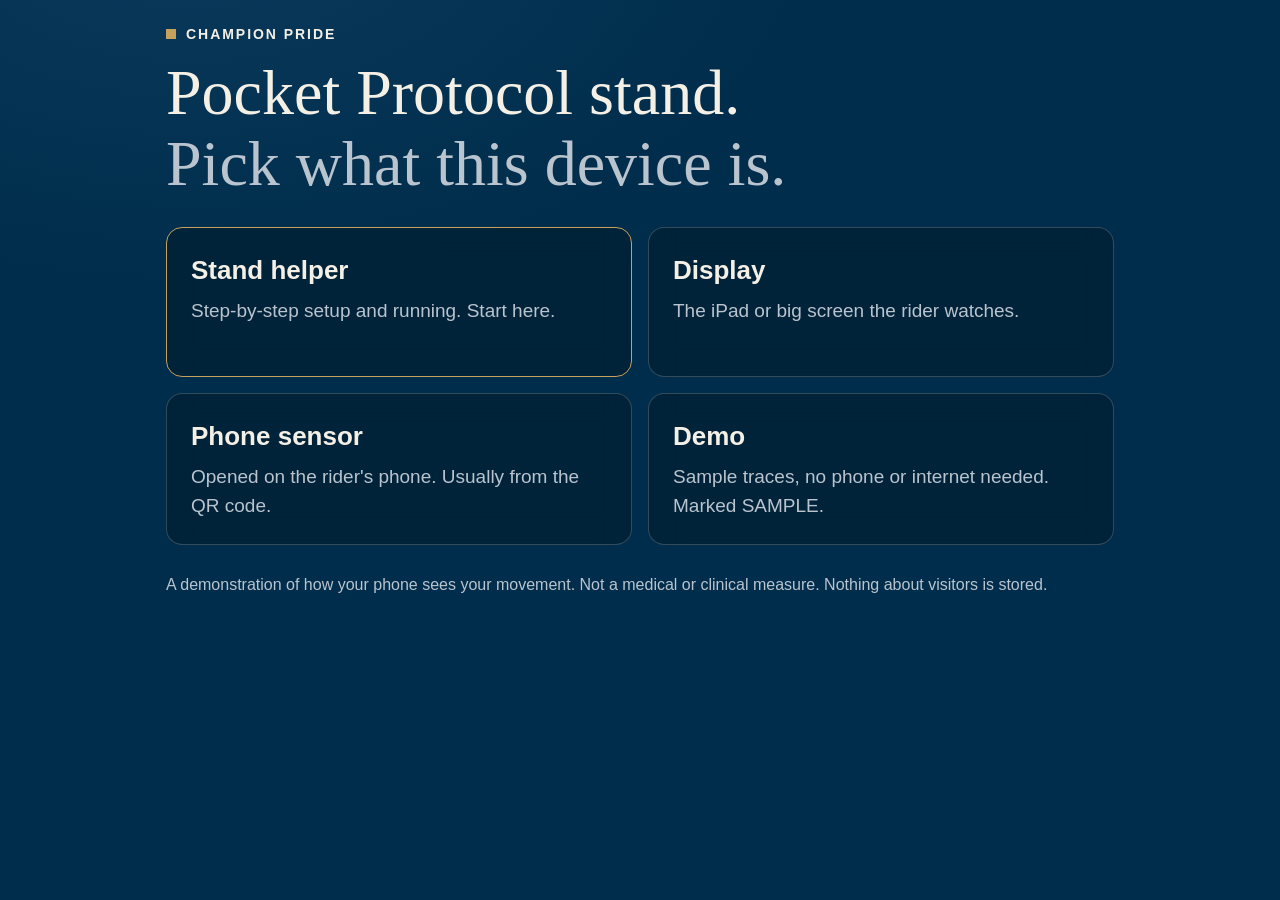
<file: index.html>
<!doctype html>
<html lang="en-GB">
<head>
<meta charset="utf-8">
<meta name="viewport" content="width=device-width,initial-scale=1,viewport-fit=cover">
<meta name="theme-color" content="#002D4B">
<title>Pocket Protocol stand | Champion Pride</title>
<link rel="icon" href="data:image/svg+xml,%3Csvg xmlns='http://www.w3.org/2000/svg' viewBox='0 0 32 32'%3E%3Crect width='32' height='32' fill='%23002D4B'/%3E%3Crect x='11' y='11' width='10' height='10' fill='%23C6A15B'/%3E%3C/svg%3E">
<link rel="stylesheet" href="css/kiosk.css">
<style>
body{min-height:100vh;min-height:100dvh;background:radial-gradient(1000px 600px at 15% -10%,var(--navy-2),var(--navy) 62%)}
.wrap{max-width:980px;margin:0 auto;padding:max(24px,env(safe-area-inset-top)) 16px 40px}
.grid{display:grid;grid-template-columns:repeat(2,1fr);gap:16px;margin-top:28px}
.opt{display:block;padding:24px;text-decoration:none;color:var(--on-navy);min-height:150px}
.opt .sub{font-size:26px;display:block;margin-bottom:6px}
.opt span.d{color:var(--on-navy-2);font-size:19px}
.opt:hover,.opt:focus-visible{border-color:var(--gold)}
.opt.first{border-color:var(--gold)}
.foot{margin-top:28px;color:var(--on-navy-2);font-size:16px}
@media (max-width:640px){.grid{grid-template-columns:1fr}}
</style>
</head>
<body>
<div class="wrap">
  <p class="eyebrow">Champion Pride</p>
  <h1 class="two-tone">Pocket Protocol stand.<span class="l2">Pick what this device is.</span></h1>
  <div class="grid">
    <a class="glass opt first" href="operator.html"><span class="sub">Stand helper</span><span class="d">Step-by-step setup and running. Start here.</span></a>
    <a class="glass opt" href="display.html"><span class="sub">Display</span><span class="d">The iPad or big screen the rider watches.</span></a>
    <a class="glass opt" href="sensor.html"><span class="sub">Phone sensor</span><span class="d">Opened on the rider's phone. Usually from the QR code.</span></a>
    <a class="glass opt" href="display.html?demo=1"><span class="sub">Demo</span><span class="d">Sample traces, no phone or internet needed. Marked SAMPLE.</span></a>
  </div>
  <p class="foot">A demonstration of how your phone sees your movement. Not a medical or clinical measure. Nothing about visitors is stored.</p>
</div>
<script>if('serviceWorker' in navigator&&location.protocol!=='file:')navigator.serviceWorker.register('sw.js').catch(function(){});</script>
</body>
</html>
</file>
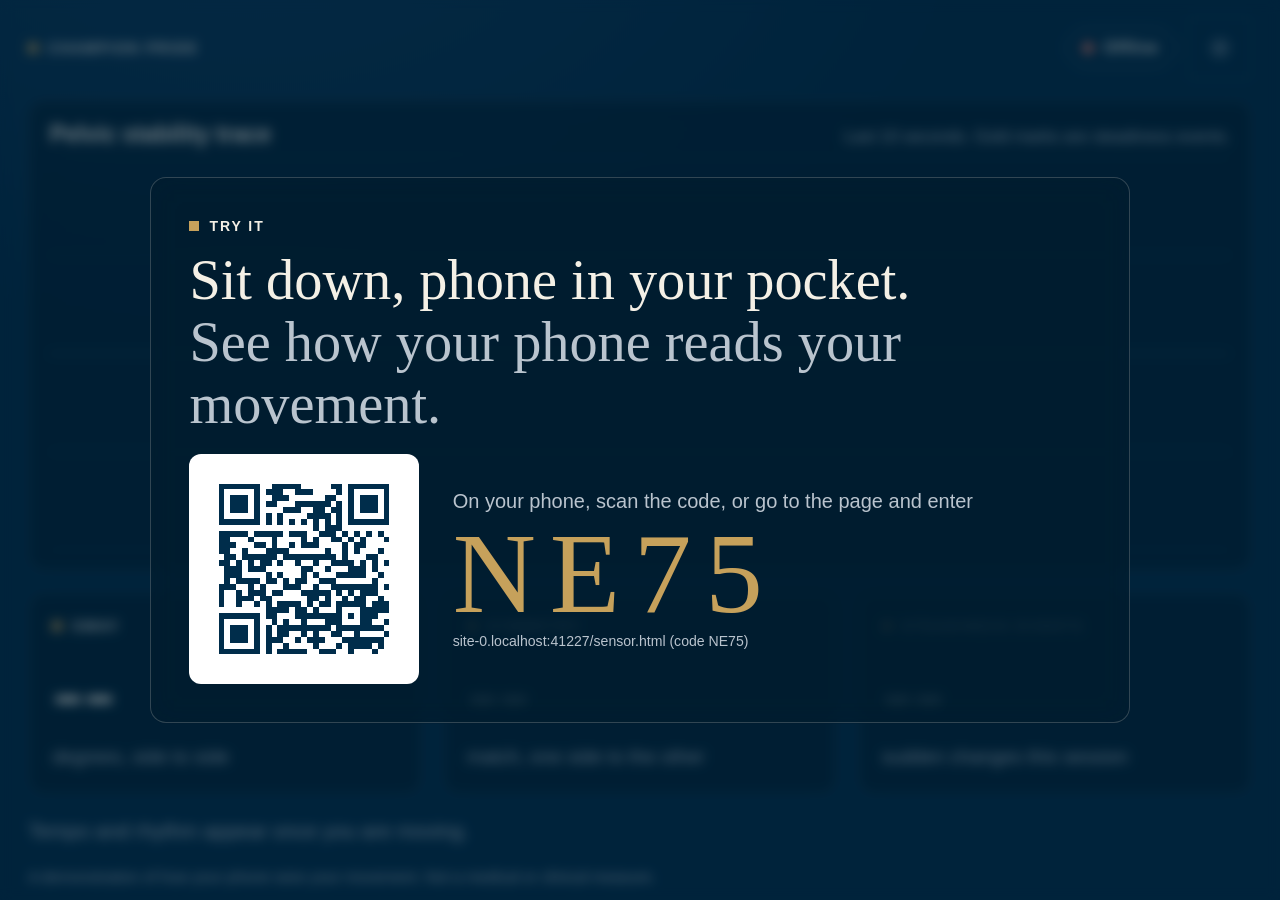
<file: display.html>
<!doctype html>
<html lang="en-GB">
<head>
<meta charset="utf-8">
<meta name="viewport" content="width=device-width,initial-scale=1,viewport-fit=cover">
<meta name="theme-color" content="#002D4B">
<meta name="apple-mobile-web-app-capable" content="yes">
<meta name="mobile-web-app-capable" content="yes">
<title>Pelvic stability trace | Champion Pride</title>
<link rel="icon" href="data:image/svg+xml,%3Csvg xmlns='http://www.w3.org/2000/svg' viewBox='0 0 32 32'%3E%3Crect width='32' height='32' fill='%23002D4B'/%3E%3Crect x='11' y='11' width='10' height='10' fill='%23C6A15B'/%3E%3C/svg%3E">
<link rel="stylesheet" href="css/kiosk.css">
<link rel="stylesheet" href="css/display.css">
</head>
<body class="disp">
<div class="stage" id="stage" data-state="attract">

  <header class="bar">
    <div class="brand"><span class="eyebrow">Champion Pride</span></div>
    <div class="bar-right">
      <span class="sample-chip" id="sampleChipTop" hidden>Sample</span>
      <span class="timer" id="timer" aria-live="off" hidden>60</span>
      <span class="pill wait" id="pill" role="status"><i></i><span id="pillText">Waiting for phone</span></span>
      <button class="gear" id="gear" aria-label="Settings" title="Settings">
        <svg viewBox="0 0 24 24" width="26" height="26" fill="none" stroke="currentColor" stroke-width="1.8"><circle cx="12" cy="12" r="3.2"/><path d="M12 2.5v3M12 18.5v3M2.5 12h3M18.5 12h3M5.3 5.3l2.1 2.1M16.6 16.6l2.1 2.1M18.7 5.3l-2.1 2.1M7.4 16.6l-2.1 2.1"/></svg>
      </button>
    </div>
  </header>

  <main class="main">
    <section class="trace glass" aria-label="Pelvic stability trace">
      <div class="trace-head">
        <h1 class="sub t-title">Pelvic stability trace</h1>
        <span class="muted t-sub">Last 10 seconds. Gold marks are steadiness events.</span>
      </div>
      <div class="cvwrap"><canvas id="cv" aria-hidden="true"></canvas></div>
      <div class="rein glass" id="rein" hidden>
        <div class="eyebrow">Rein pressure</div>
        <div class="rein-row"><span>Left</span><div class="rbar"><b id="rl"></b></div><em id="rlv">0</em></div>
        <div class="rein-row"><span>Right</span><div class="rbar"><b id="rr"></b></div><em id="rrv">0</em></div>
      </div>
    </section>

    <section class="tiles" aria-label="Live readings">
      <div class="tile glass"><div class="eyebrow">Sway</div><div class="big" id="vSway">--</div><div class="cap" id="cSway">degrees, side to side</div></div>
      <div class="tile glass"><div class="eyebrow">Symmetry</div><div class="big" id="vSym">--</div><div class="cap" id="cSym">match, one side to the other</div></div>
      <div class="tile glass"><div class="eyebrow">Steadiness events</div><div class="big" id="vEv">--</div><div class="cap" id="cEv">sudden changes this session</div></div>
    </section>

    <div class="strip">
      <span class="muted" id="tempoLine">Tempo and rhythm appear once you are moving.</span>
    </div>
  </main>

  <footer class="foot"><span class="disc" id="disc"></span></footer>

  <!-- Attract / pairing -->
  <div class="overlay" id="ovAttract">
    <div class="ov-card glass">
      <p class="eyebrow">Try it</p>
      <h2 class="two-tone"><span id="attractH1">Sit down, phone in your pocket.</span><span class="l2" id="attractH2">See how your phone reads your movement.</span></h2>
      <div class="pair" id="pairBox">
        <div class="qrbox" id="qrPair" aria-label="QR code to open the phone page"></div>
        <div class="pair-text">
          <div class="muted">On your phone, scan the code, or go to the page and enter</div>
          <div class="code" id="roomCode">----</div>
          <div class="muted small" id="pairUrl"></div>
        </div>
      </div>
      <p class="muted ready-msg" id="readyMsg" hidden>Phone connected. Press Start on the phone.</p>
    </div>
  </div>

  <!-- End of session -->
  <div class="overlay" id="ovEnd" hidden>
    <div class="ov-card glass wide">
      <p class="eyebrow">Your session</p>
      <h2 class="two-tone"><span>That was your trace.</span><span class="l2">Here is what your phone saw.</span></h2>
      <ul class="sent" id="sentences"></ul>
      <div class="end-foot">
        <div class="eye">
          <div class="qrbox sm" id="qrEye" aria-label="QR code to the free read page"></div>
          <div><div class="sub">Want a free Sovereign Eye read?</div><div class="muted">Scan to start. One free read per person, by email.</div></div>
        </div>
        <button class="btn primary" id="btnDone">Done</button>
      </div>
      <div class="muted small" id="endCount"></div>
    </div>
  </div>

  <!-- Settings -->
  <div class="overlay" id="ovSet" hidden>
    <div class="ov-card glass">
      <p class="eyebrow">Stand settings</p>
      <div class="set-row"><label class="sub" for="selDur">Session length</label>
        <select id="selDur"><option>30</option><option>45</option><option selected>60</option><option>90</option><option>120</option></select> <span class="muted">seconds</span></div>
      <div class="set-row"><span class="sub">Room code</span> <span class="code sm" id="setCode">----</span> <button class="btn small" id="btnNewCode">New code</button></div>
      <div class="set-row"><button class="btn" id="btnDemo">Switch to Demo mode</button></div>
      <div class="set-row"><button class="btn primary" id="btnClose">Close</button></div>
    </div>
  </div>
</div>

<script src="js/config.js"></script>
<script src="js/analysis.js"></script>
<script src="js/qr.js"></script>
<script src="js/transport.js"></script>
<script src="js/display.js"></script>
</body>
</html>
</file>
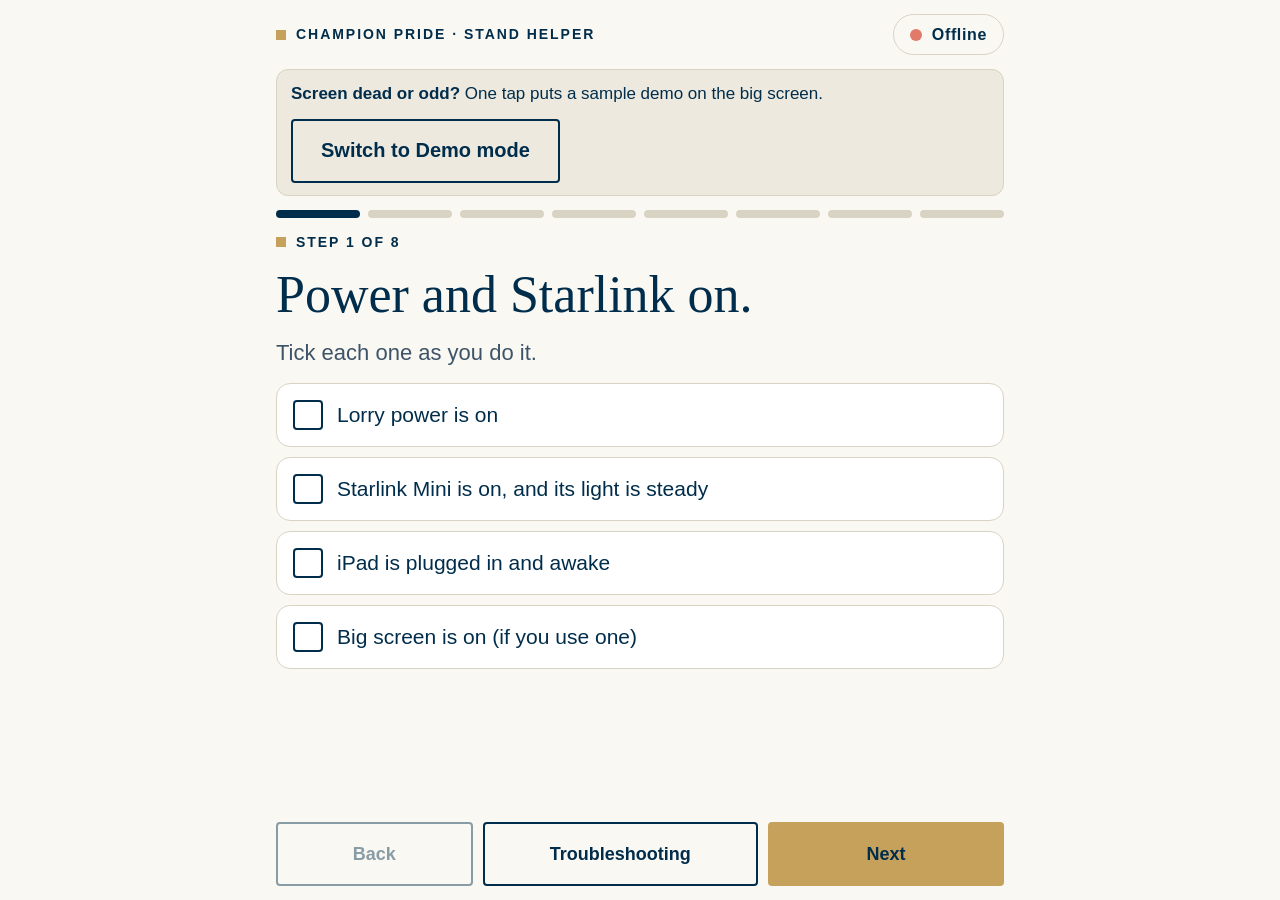
<file: operator.html>
<!doctype html>
<html lang="en-GB">
<head>
<meta charset="utf-8">
<meta name="viewport" content="width=device-width,initial-scale=1,viewport-fit=cover">
<meta name="theme-color" content="#FAF8F3">
<title>Stand helper | Champion Pride</title>
<link rel="icon" href="data:image/svg+xml,%3Csvg xmlns='http://www.w3.org/2000/svg' viewBox='0 0 32 32'%3E%3Crect width='32' height='32' fill='%23002D4B'/%3E%3Crect x='11' y='11' width='10' height='10' fill='%23C6A15B'/%3E%3C/svg%3E">
<link rel="stylesheet" href="css/kiosk.css">
<link rel="stylesheet" href="css/card.css">
<link rel="stylesheet" href="css/operator.css">
</head>
<body class="paper">
<div class="op">
  <header class="op-top">
    <span class="eyebrow" style="margin:0;color:var(--ink)">Champion Pride &middot; Stand helper</span>
    <span class="pill wait" id="pill" style="color:var(--ink);border-color:var(--line)"><i></i><span id="pillText">Connecting</span></span>
  </header>

  <div class="failsafe" id="failsafe">
    <div><strong>Screen dead or odd?</strong> <span id="fsText">One tap puts a sample demo on the big screen.</span></div>
    <button class="btn" id="btnDemo">Switch to Demo mode</button>
  </div>

  <nav class="dots" id="dots" aria-label="Progress"></nav>

  <main class="step" id="step" tabindex="-1" aria-live="polite"></main>

  <footer class="op-nav">
    <button class="btn" id="btnBack">Back</button>
    <button class="btn" id="btnTrouble" aria-haspopup="dialog" aria-expanded="false">Troubleshooting</button>
    <button class="btn primary" id="btnNext">Next</button>
  </footer>
</div>

<div class="drawer" id="drawer" hidden role="dialog" aria-modal="true" aria-labelledby="drawerTitle">
  <div class="drawer-card">
    <h2 id="drawerTitle" class="sub" style="font-size:26px;font-family:var(--sans)">Troubleshooting</h2>
    <div id="drawerBody"></div>
    <button class="btn primary" id="btnDrawerClose" style="margin-top:14px;width:100%">Close</button>
  </div>
</div>

<script src="js/config.js"></script>
<script src="js/analysis.js"></script>
<script src="js/qr.js"></script>
<script src="js/transport.js"></script>
<script src="js/card.js"></script>
<script src="js/operator.js"></script>
</body>
</html>
</file>
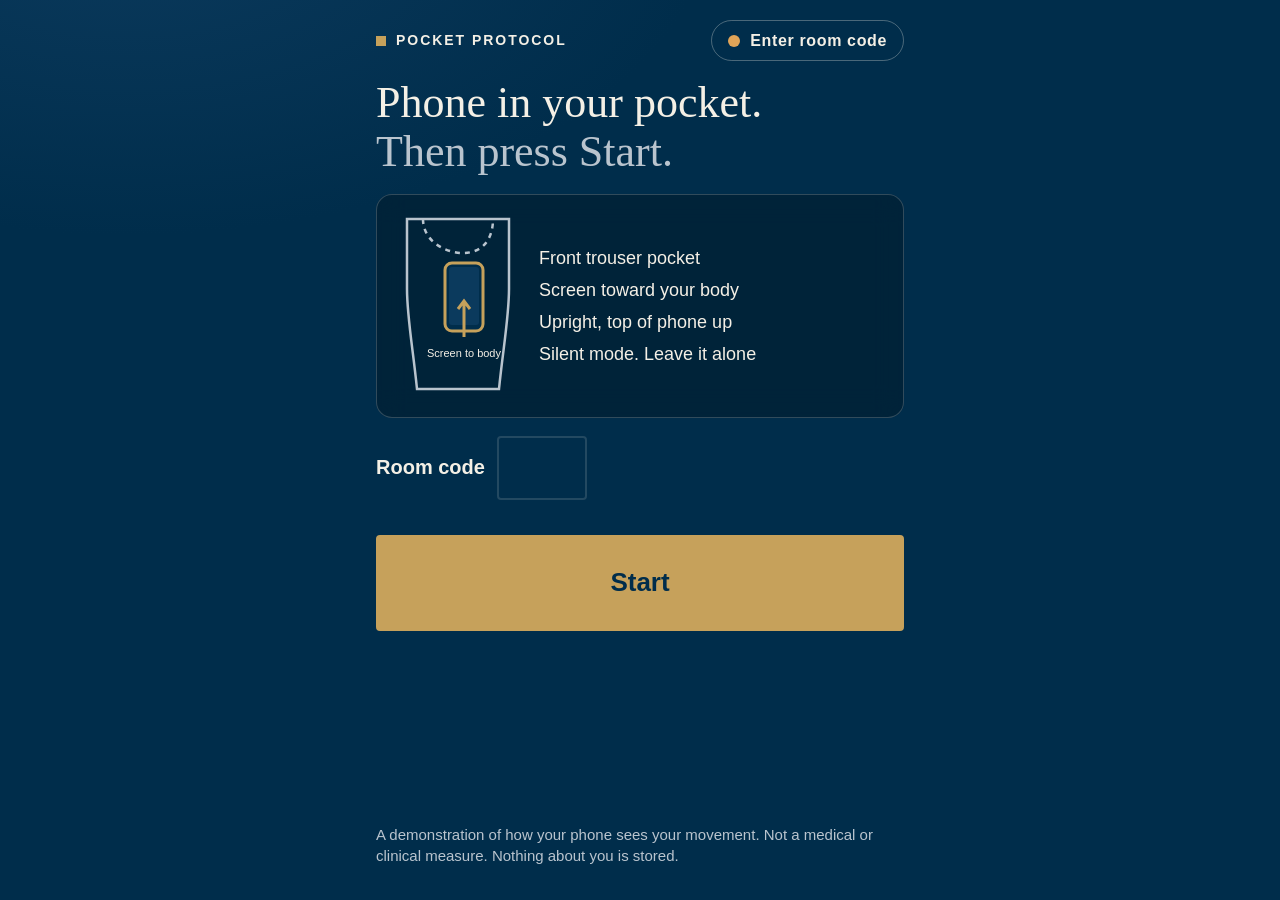
<file: sensor.html>
<!doctype html>
<html lang="en-GB">
<head>
<meta charset="utf-8">
<meta name="viewport" content="width=device-width,initial-scale=1,viewport-fit=cover">
<meta name="theme-color" content="#002D4B">
<title>Phone sensor | Champion Pride</title>
<link rel="icon" href="data:image/svg+xml,%3Csvg xmlns='http://www.w3.org/2000/svg' viewBox='0 0 32 32'%3E%3Crect width='32' height='32' fill='%23002D4B'/%3E%3Crect x='11' y='11' width='10' height='10' fill='%23C6A15B'/%3E%3C/svg%3E">
<link rel="stylesheet" href="css/kiosk.css">
<style>
body{min-height:100vh;min-height:100dvh;background:radial-gradient(900px 500px at 10% -10%,var(--navy-2),var(--navy) 65%)}
.wrap{max-width:560px;margin:0 auto;padding:max(20px,env(safe-area-inset-top)) 16px max(24px,env(safe-area-inset-bottom));display:flex;flex-direction:column;gap:18px;min-height:100vh;min-height:100dvh}
h1{font-size:clamp(32px,9vw,44px)}
.diagram{padding:16px;display:flex;gap:16px;align-items:center}
.diagram svg{flex:none;width:130px;height:auto}
.diagram ul{margin:0;padding:0;list-style:none;font-size:18px;display:grid;gap:6px}
.field{display:flex;gap:12px;align-items:center;flex-wrap:wrap}
.field label{font-weight:700}
.field input{font:inherit;font-family:var(--display);font-size:32px;letter-spacing:.12em;text-transform:uppercase;width:5.6ch;padding:0;min-height:64px;text-align:center;background:transparent;color:var(--gold);border:2px solid var(--navy-line);border-radius:var(--radius-btn)}
.bigbtn{width:100%;min-height:96px;font-size:26px}
.rec{text-align:center;padding:28px 16px}
.rec .dot{width:20px;height:20px;border-radius:50%;background:var(--gold);display:inline-block;margin-right:10px}
.rec .clock{font-family:var(--display);font-size:72px;color:var(--on-navy)}
.msg{min-height:24px;color:var(--on-navy-2);font-size:18px}
.msg.err{color:#F2B8AE}
.foot{margin-top:auto;font-size:15px;color:var(--on-navy-2)}
</style>
</head>
<body>
<div class="wrap">
  <div class="top" style="display:flex;justify-content:space-between;align-items:center;gap:12px;flex-wrap:wrap"><span class="eyebrow" style="margin:0">Pocket Protocol</span><span class="pill wait" id="pill"><i></i><span id="pillText">Connecting</span></span></div>

  <div id="viewSetup">
    <h1 class="two-tone">Phone in your pocket.<span class="l2">Then press Start.</span></h1>
    <div class="glass diagram" style="margin:18px 0">
      <svg viewBox="0 0 130 190" role="img" aria-label="Phone in front trouser pocket, screen toward your body, upright">
        <path d="M14 8h102v70c0 28-6 60-10 100H24C20 138 14 106 14 78z" fill="none" stroke="#B9C4CE" stroke-width="2.5"/>
        <path d="M30 8c0 22 22 34 40 34s30-12 30-34" fill="none" stroke="#B9C4CE" stroke-width="2.5" stroke-dasharray="5 5"/>
        <rect x="52" y="52" width="38" height="68" rx="7" fill="#002D4B" stroke="#C6A15B" stroke-width="3"/>
        <rect x="56" y="56" width="30" height="58" rx="3" fill="#0B3A5D"/>
        <path d="M71 126v-34M65 98l6-8 6 8" stroke="#C6A15B" stroke-width="3" fill="none"/>
        <text x="71" y="146" fill="#F4F0E6" font-size="11" text-anchor="middle" font-family="sans-serif">Screen to body</text>
      </svg>
      <ul>
        <li>Front trouser pocket</li>
        <li>Screen toward your body</li>
        <li>Upright, top of phone up</li>
        <li>Silent mode. Leave it alone</li>
      </ul>
    </div>
    <div class="field"><label for="room">Room code</label><input id="room" maxlength="4" autocomplete="off" autocapitalize="characters" inputmode="text" aria-label="Room code from the screen"></div>
    <p class="msg" id="msg" role="status"></p>
    <button class="btn primary bigbtn" id="btnStart">Start</button>
  </div>

  <div id="viewRec" hidden>
    <div class="glass rec">
      <div class="eyebrow" style="justify-content:center">Recording</div>
      <div class="clock" id="clock">0:00</div>
      <p class="muted" style="font-size:20px">Sit naturally. Watch the screen.<br>Keep the phone where it is.</p>
      <p class="msg" id="recMsg"></p>
    </div>
    <button class="btn bigbtn" id="btnStop" style="margin-top:18px">Stop</button>
  </div>

  <div id="viewDone" hidden>
    <h1 class="two-tone">Done.<span class="l2">Look at the screen.</span></h1>
    <p class="muted" style="margin:14px 0 22px">You can take the phone out of your pocket.</p>
    <button class="btn primary bigbtn" id="btnAgain">Start again</button>
  </div>

  <p class="foot" id="disc"></p>
</div>

<script src="js/config.js"></script>
<script src="js/analysis.js"></script>
<script src="js/transport.js"></script>
<script src="js/sensor.js"></script>
</body>
</html>
</file>
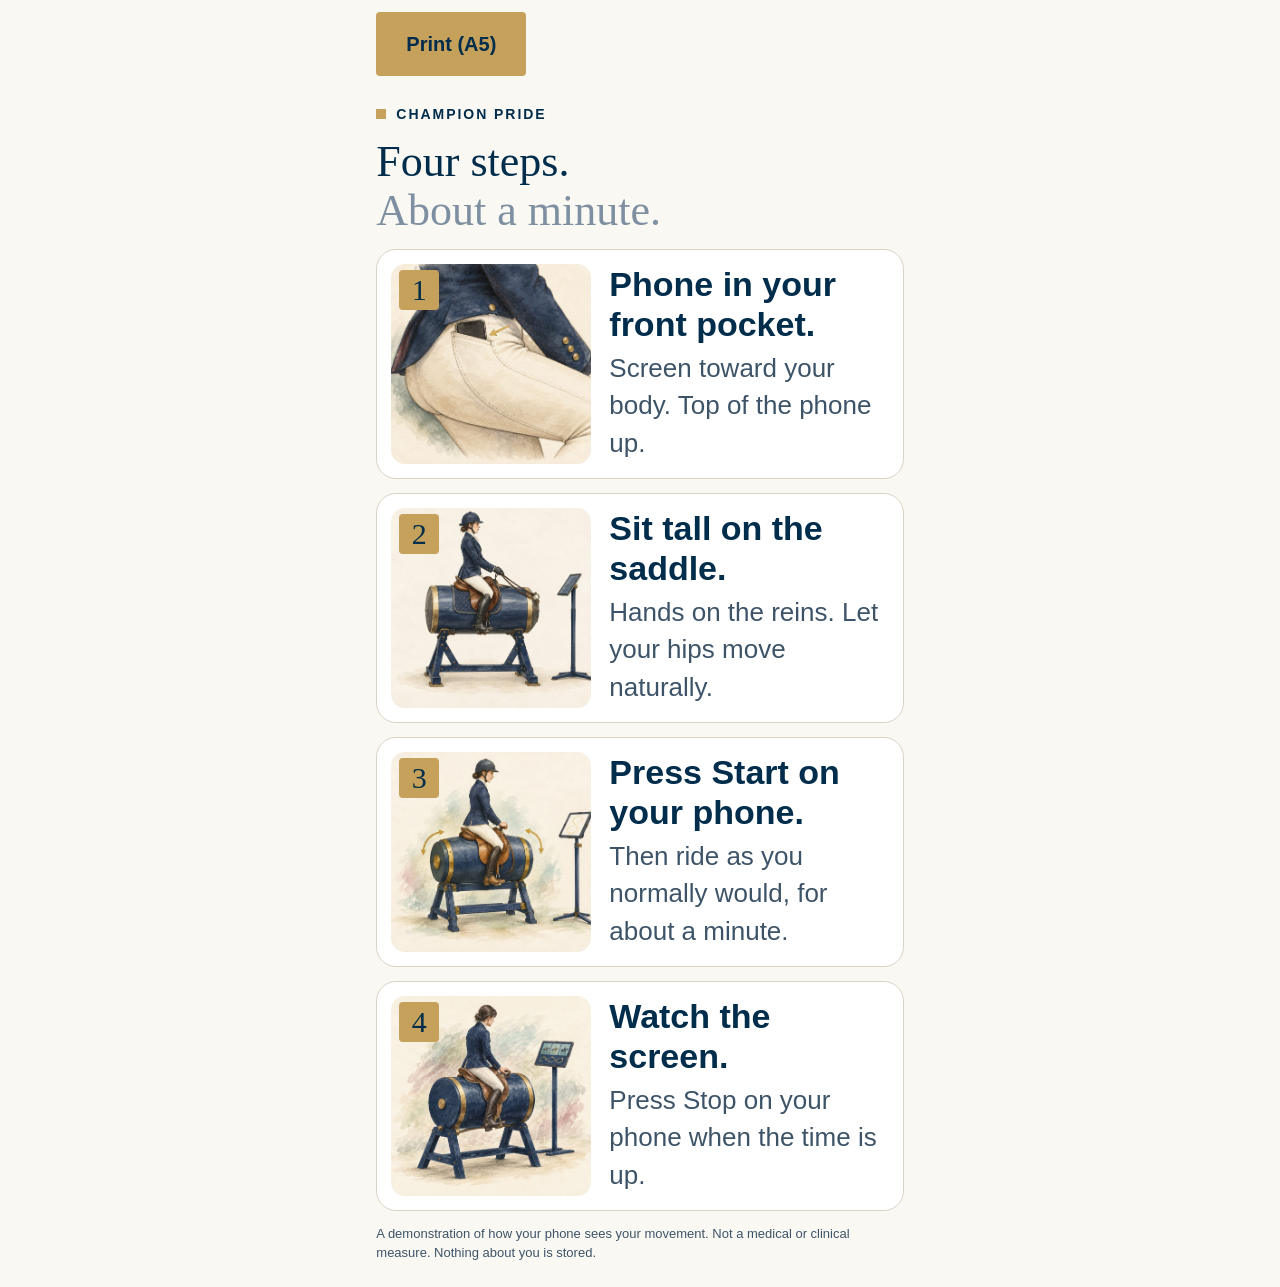
<file: sitter.html>
<!doctype html>
<html lang="en-GB">
<head>
<meta charset="utf-8">
<meta name="viewport" content="width=device-width,initial-scale=1">
<title>Sitter card | Champion Pride</title>
<link rel="icon" href="data:image/svg+xml,%3Csvg xmlns='http://www.w3.org/2000/svg' viewBox='0 0 32 32'%3E%3Crect width='32' height='32' fill='%23002D4B'/%3E%3Crect x='11' y='11' width='10' height='10' fill='%23C6A15B'/%3E%3C/svg%3E">
<link rel="stylesheet" href="css/kiosk.css">
<link rel="stylesheet" href="css/card.css">
<style>
body{background:var(--paper);color:var(--ink);font-size:18px}
.sheet{max-width:148mm;margin:0 auto;padding:16px}
.sheet h1{font-size:clamp(30px,8vw,44px)}
.sheet .foot{font-size:13px;color:var(--ink-2);margin-top:14px}
.noprint{max-width:148mm;margin:12px auto;padding:0 16px}
@page{size:A5 portrait;margin:8mm}
@media print{.noprint{display:none}body{background:#fff}.sheet{max-width:none;padding:0}.srow{break-inside:avoid;padding:8px}.scard{gap:8px}.snum{font-size:46px}.st{font-size:20px}.sd{font-size:15px}.sfig{width:100%}.srow{grid-template-columns:30mm 1fr}.sheet h1{font-size:28px}}
</style>
</head>
<body>
<div class="noprint"><button class="btn primary" onclick="window.print()">Print (A5)</button></div>
<div class="sheet">
  <p class="eyebrow" style="color:var(--ink)">Champion Pride</p>
  <h1 class="two-tone">Four steps.<span class="l2" style="color:var(--two-tone)">About a minute.</span></h1>
  <div id="card" style="margin-top:14px"></div>
  <p class="foot">A demonstration of how your phone sees your movement. Not a medical or clinical measure. Nothing about you is stored.</p>
</div>
<script src="js/card.js"></script>
<script>PK.card.render(document.getElementById('card'));</script>
</body>
</html>
</file>
<file: css/kiosk.css>
/* Pocket Protocol kiosk - Design Language v1 tokens (supplied in brief). */
:root{--navy:#002D4B;--navy-2:#0B3A5D;--navy-line:rgba(244,240,230,.14);--gold:#C6A15B;--gold-deep:#A8843F;--gold-tint:rgba(198,161,91,.14);--paper:#FAF8F3;--stone:#EDE9DF;--line:#D9D3C4;--ink:#002D4B;--ink-2:#3D5468;--on-navy:#F4F0E6;--on-navy-2:#B9C4CE;--two-tone:#7D8FA0;--ok:#7FC8A0;--warn:#E0A458;
--display:"OPTIAmway","Optima","Palatino Linotype",Georgia,serif;--sans:"Brandon Grotesque","Century Gothic","Futura",sans-serif;--radius-btn:4px;--radius-card:20px;}

/* Fonts: drop OPTIAmway.otf / BrandonGrotesque-Bold.otf / a light cut into fonts/ and they are picked up
   (see README). local() only, so a missing file never causes a 404 or console error. */
@font-face{font-family:"OPTIAmway";src:local("OPTIAmway"),local("OPTIAmway Regular");font-weight:400}
@font-face{font-family:"Brandon Grotesque";src:local("Brandon Grotesque Light"),local("BrandonGrotesque-Light");font-weight:300}
@font-face{font-family:"Brandon Grotesque";src:local("Brandon Grotesque Bold"),local("BrandonGrotesque-Bold");font-weight:700}

*{box-sizing:border-box}
html,body{margin:0;padding:0;max-width:100%;overflow-x:hidden}
body{font-family:var(--sans);font-weight:300;font-size:20px;line-height:1.45;color:var(--on-navy);background:var(--navy);-webkit-text-size-adjust:100%}
body.paper{background:var(--paper);color:var(--ink)}
h1,h2,h3{font-family:var(--display);font-weight:400;margin:0;line-height:1.1}
h1{font-size:clamp(34px,5vw,64px)}
h2{font-size:clamp(28px,3.4vw,44px)}
.sub{font-family:var(--sans);font-weight:700}
p{margin:0 0 .6em}
.two-tone .l2{display:block;color:var(--on-navy-2)}
body.paper .two-tone .l2{color:var(--two-tone)}
.eyebrow{font-family:var(--sans);font-weight:700;text-transform:uppercase;letter-spacing:.14em;font-size:14px;display:flex;align-items:center;gap:10px;margin:0 0 14px}
.eyebrow::before{content:"";width:10px;height:10px;background:var(--gold);flex:none}
.muted{color:var(--on-navy-2)}
body.paper .muted{color:var(--ink-2)}

/* Buttons: one gold primary per view, secondary outlined */
.btn{font-family:var(--sans);font-weight:700;font-size:20px;min-height:64px;padding:14px 28px;border-radius:var(--radius-btn);border:2px solid var(--gold);background:transparent;color:var(--on-navy);cursor:pointer;text-decoration:none;display:inline-flex;align-items:center;justify-content:center;gap:10px;text-align:center}
.btn.primary{background:var(--gold);color:var(--navy)}
body.paper .btn{color:var(--ink);border-color:var(--ink)}
body.paper .btn.primary{background:var(--gold);border-color:var(--gold);color:var(--navy)}
.btn.small{min-height:48px;font-size:16px;padding:8px 18px}
.btn:disabled{opacity:.45;cursor:not-allowed}
:focus-visible{outline:3px solid var(--gold);outline-offset:3px}

.glass{background:rgba(0,29,48,.62);-webkit-backdrop-filter:blur(14px);backdrop-filter:blur(14px);border:1px solid rgba(244,240,230,.2);border-radius:16px}
.card{background:var(--paper);color:var(--ink);border:1px solid var(--line);border-radius:var(--radius-card);padding:24px}

/* SAMPLE chip - always visible whenever illustrative numbers show */
.sample-chip{display:inline-flex;align-items:center;gap:8px;font-family:var(--sans);font-weight:700;text-transform:uppercase;letter-spacing:.14em;font-size:14px;color:var(--navy);background:var(--gold);padding:6px 12px;border-radius:var(--radius-btn)}
.sample-chip.big{font-size:clamp(22px,3vw,40px);padding:10px 22px}
[hidden]{display:none!important}

/* Status pill */
.pill{display:inline-flex;align-items:center;gap:10px;padding:8px 16px;border-radius:999px;border:1px solid rgba(244,240,230,.3);font-family:var(--sans);font-weight:700;font-size:16px;letter-spacing:.04em}
.pill i{width:12px;height:12px;border-radius:50%;background:var(--on-navy-2);display:inline-block}
.pill.ok i{background:var(--ok)}
.pill.wait i{background:var(--warn)}
.pill.off i{background:#E07A6B}

@media (prefers-reduced-motion:no-preference){.pulse{animation:pulse 2s ease-in-out infinite}}
@keyframes pulse{50%{opacity:.55}}
</file>
<file: css/display.css>
body.disp{min-height:100vh;min-height:100dvh;background:radial-gradient(1200px 700px at 20% -10%,var(--navy-2),var(--navy) 60%)}
.stage{height:100vh;height:100dvh;overflow:hidden;display:flex;flex-direction:column;padding:max(16px,env(safe-area-inset-top)) max(16px,2.2vw) max(12px,env(safe-area-inset-bottom));gap:clamp(10px,1.6vw,22px);position:relative}
.bar{display:flex;align-items:center;justify-content:space-between;gap:12px;flex-wrap:wrap}
.bar .eyebrow{margin:0}
.bar-right{display:flex;align-items:center;gap:12px;flex-wrap:wrap}
.timer{font-family:var(--display);font-size:clamp(30px,3.4vw,52px);min-width:2.2ch;text-align:right;color:var(--gold)}
.gear{width:64px;height:64px;border-radius:var(--radius-btn);border:1px solid var(--navy-line);background:transparent;color:var(--on-navy-2);cursor:pointer;display:grid;place-items:center}
.main{flex:1;display:flex;flex-direction:column;gap:clamp(10px,1.6vw,22px);min-height:0}
.trace{position:relative;flex:1 1 0;min-height:150px;display:flex;flex-direction:column;padding:clamp(12px,1.6vw,22px)}
.trace-head{display:flex;justify-content:space-between;align-items:baseline;gap:12px;flex-wrap:wrap;margin-bottom:8px}
.t-title{margin:0;font-size:clamp(18px,1.8vw,26px)}
.t-sub{font-size:clamp(14px,1.3vw,18px)}
.cvwrap{flex:1;position:relative;min-height:90px}
#cv{position:absolute;inset:0;width:100%;height:100%;display:block}
.tiles{display:grid;grid-template-columns:repeat(3,1fr);gap:clamp(10px,1.6vw,22px)}
.tile{padding:clamp(14px,1.8vw,26px)}
.tile .eyebrow{margin-bottom:6px}
.big{font-family:var(--display);font-size:clamp(40px,min(7.4vw,11vh),112px);line-height:1;color:var(--on-navy);font-variant-numeric:tabular-nums}
.cap{color:var(--on-navy-2);font-size:clamp(15px,1.5vw,22px);margin-top:6px}
.strip{min-height:28px;font-size:clamp(16px,1.6vw,22px)}
.foot{font-size:clamp(14px,1.2vw,17px);color:var(--on-navy-2)}
.disc{display:block}
.overlay{position:absolute;inset:0;display:grid;place-items:center;padding:16px;background:rgba(0,29,48,.55);-webkit-backdrop-filter:blur(6px);backdrop-filter:blur(6px);z-index:5}
.ov-card{padding:clamp(20px,3vw,44px);max-width:min(980px,100%);width:100%}
.ov-card.wide{max-width:min(1100px,100%)}
.ov-card h2{font-size:clamp(30px,4.4vw,64px);margin-bottom:18px}
.pair{display:flex;align-items:center;gap:clamp(16px,2.6vw,40px);flex-wrap:wrap}
.qrbox{width:clamp(150px,18vw,230px);aspect-ratio:1;background:#fff;border-radius:12px;padding:6px;flex:none}
.qrbox.sm{width:clamp(110px,12vw,150px)}
.qrbox svg{width:100%;height:100%;display:block}
.code{font-family:var(--display);font-size:clamp(56px,9vw,128px);letter-spacing:.12em;color:var(--gold);line-height:1}
.code.sm{font-size:36px}
.small{font-size:clamp(13px,1.1vw,16px)}
.ready-msg{font-size:clamp(22px,2.4vw,34px);color:var(--on-navy);margin-top:14px}
.sent{margin:0 0 18px;padding:0;list-style:none;display:grid;gap:10px;font-size:clamp(18px,2vw,28px)}
.sent li{padding-left:22px;position:relative}
.sent li::before{content:"";position:absolute;left:0;top:.55em;width:10px;height:10px;background:var(--gold)}
.end-foot{display:flex;justify-content:space-between;align-items:center;gap:20px;flex-wrap:wrap}
.eye{display:flex;align-items:center;gap:18px;font-size:clamp(16px,1.6vw,22px)}
.set-row{display:flex;align-items:center;gap:14px;flex-wrap:wrap;margin:16px 0}
select{font:inherit;font-weight:700;min-height:56px;min-width:96px;padding:0 14px;background:var(--navy);color:var(--on-navy);border:1px solid var(--gold);border-radius:var(--radius-btn)}
.rein{position:absolute;right:clamp(12px,1.6vw,22px);top:clamp(56px,6vw,84px);padding:14px 18px;width:min(300px,60%)}
.rein-row{display:grid;grid-template-columns:56px 1fr 70px;align-items:center;gap:10px;margin-top:8px}
.rbar{height:14px;background:var(--navy-line);border-radius:7px;overflow:hidden}
.rbar b{display:block;height:100%;width:0;background:var(--gold);transition:width .15s}
.rein-row em{font-style:normal;text-align:right;font-variant-numeric:tabular-nums}
.stage[data-state=running] .overlay#ovAttract,.stage[data-state=done] .overlay#ovAttract{display:none}
.stage[data-state=running] .trace{outline:1px solid rgba(198,161,91,.35)}
@media (max-width:760px){.stage{height:auto;min-height:100dvh;overflow:visible}.trace{flex:none;height:260px}.tiles{grid-template-columns:1fr}.overlay{position:fixed}.ov-card{max-height:92dvh;overflow:auto}.pair{justify-content:center;text-align:center}.big{font-size:clamp(44px,16vw,80px)}.gear{width:64px}}
@media (prefers-reduced-motion:reduce){.rbar b{transition:none}}
</file>
<file: css/card.css>
.scard{display:grid;gap:14px}
.srow{display:grid;grid-template-columns:clamp(96px,22vw,200px) 1fr;gap:18px;align-items:center;background:#fff;border:1px solid var(--line);border-radius:var(--radius-card);padding:14px;color:var(--ink)}
.sfig{position:relative;aspect-ratio:1;background:var(--stone);border-radius:14px;overflow:hidden;display:grid;place-items:center}
.sfig img{width:100%;height:100%;object-fit:cover;display:block}
.snum{font-family:var(--display);font-size:clamp(44px,8vw,84px);color:var(--ink);line-height:1}
.sfig.has-art .snum{position:absolute;left:8px;top:6px;font-size:30px;background:var(--gold);color:var(--navy);width:40px;height:40px;display:grid;place-items:center;border-radius:4px;line-height:1}
.st{font-family:var(--sans);font-weight:700;font-size:clamp(22px,3.4vw,34px);line-height:1.15}
.sd{font-size:clamp(18px,2.6vw,26px);color:var(--ink-2);margin-top:6px}
@media (max-width:420px){.srow{grid-template-columns:84px 1fr;gap:12px}}
</file>
<file: css/operator.css>
body.paper{min-height:100vh;min-height:100dvh;font-size:20px}
.op{max-width:760px;margin:0 auto;padding:max(14px,env(safe-area-inset-top)) 16px max(14px,env(safe-area-inset-bottom));display:flex;flex-direction:column;gap:14px;min-height:100vh;min-height:100dvh}
.op-top{display:flex;justify-content:space-between;align-items:center;gap:10px;flex-wrap:wrap}
.failsafe{display:flex;align-items:center;justify-content:space-between;gap:12px;flex-wrap:wrap;background:var(--stone);border:1px solid var(--line);border-radius:12px;padding:12px 14px;font-size:17px}
.failsafe.on{background:var(--gold-tint);border-color:var(--gold)}
.dots{display:flex;gap:8px;align-items:center}
.dots span{flex:1;height:8px;border-radius:4px;background:var(--line)}
.dots span.done{background:var(--gold)}
.dots span.cur{background:var(--ink)}
.step{flex:1;outline:none}
.step h1{font-size:clamp(32px,7vw,52px);margin-bottom:14px}
.step .lead{font-size:22px;color:var(--ink-2)}
.op-nav{display:grid;grid-template-columns:1fr 1.4fr 1.2fr;gap:10px;position:sticky;bottom:0;background:linear-gradient(transparent,var(--paper) 30%);padding-top:10px}
.op-nav .btn{width:100%;padding:12px 8px;font-size:18px}
.checks{display:grid;gap:10px;margin:14px 0}
.check{display:flex;align-items:center;gap:14px;min-height:64px;padding:12px 16px;background:#fff;border:1px solid var(--line);border-radius:14px;cursor:pointer;font-size:21px;text-align:left;width:100%;font-family:var(--sans);font-weight:300;color:var(--ink)}
.check .box{flex:none;width:30px;height:30px;border:2px solid var(--ink);border-radius:4px;display:grid;place-items:center;color:var(--navy)}
.check[aria-pressed=true] .box{background:var(--gold);border-color:var(--gold)}
.check[aria-pressed=true] .box::after{content:"";width:12px;height:7px;border-left:3px solid var(--navy);border-bottom:3px solid var(--navy);transform:rotate(-45deg) translate(1px,-1px)}
.codebig{font-family:var(--display);font-size:clamp(72px,20vw,128px);letter-spacing:.14em;line-height:1;color:var(--ink);margin:6px 0}
.pairrow{display:flex;gap:20px;align-items:center;flex-wrap:wrap;margin:10px 0}
.qr{width:min(220px,56vw);aspect-ratio:1;background:#fff;border:1px solid var(--line);border-radius:12px;padding:6px}
.qr svg{width:100%;height:100%;display:block}
.status{display:inline-flex;align-items:center;gap:10px;padding:10px 16px;border-radius:999px;font-weight:700;font-family:var(--sans);background:var(--stone);border:1px solid var(--line)}
.status i{width:14px;height:14px;border-radius:50%;background:#B9B2A0}
.status.ok{background:#E6F1EA;border-color:#9CC8AE}.status.ok i{background:#2E8B57}
.field{display:flex;gap:10px;align-items:center;flex-wrap:wrap;margin:12px 0}
.field input,.field select{font:inherit;font-size:24px;min-height:56px;padding:0 14px;border:2px solid var(--line);border-radius:var(--radius-btn);background:#fff;color:var(--ink)}
.field input.code-in{width:5.6ch;padding:0;text-transform:uppercase;letter-spacing:.12em;font-family:var(--display);font-size:30px;text-align:center}
.mini{background:var(--navy);border-radius:14px;padding:10px;margin:12px 0}
.mini canvas{width:100%;height:150px;display:block}
.tapok{display:flex;align-items:center;gap:12px;padding:14px 16px;border-radius:14px;background:var(--stone);border:1px solid var(--line);font-weight:700;font-family:var(--sans);font-size:22px}
.tapok.ok{background:#E6F1EA;border-color:#9CC8AE}
.ol{margin:0;padding-left:1.2em;display:grid;gap:8px}
.drawer{position:fixed;inset:0;background:rgba(0,29,48,.55);display:flex;align-items:flex-end;justify-content:center;z-index:20}
.drawer-card{background:var(--paper);color:var(--ink);width:min(760px,100%);max-height:84vh;overflow:auto;border-radius:20px 20px 0 0;padding:20px 20px max(20px,env(safe-area-inset-bottom))}
.drawer-card ul{margin:10px 0 0;padding-left:1.1em;display:grid;gap:10px}
.drawer-card li{font-size:19px}
.big-status{font-family:var(--display);font-size:clamp(34px,8vw,56px);margin:10px 0}
@media (max-width:420px){.op-nav .btn{font-size:16px}.failsafe{font-size:15px}}
</file>
